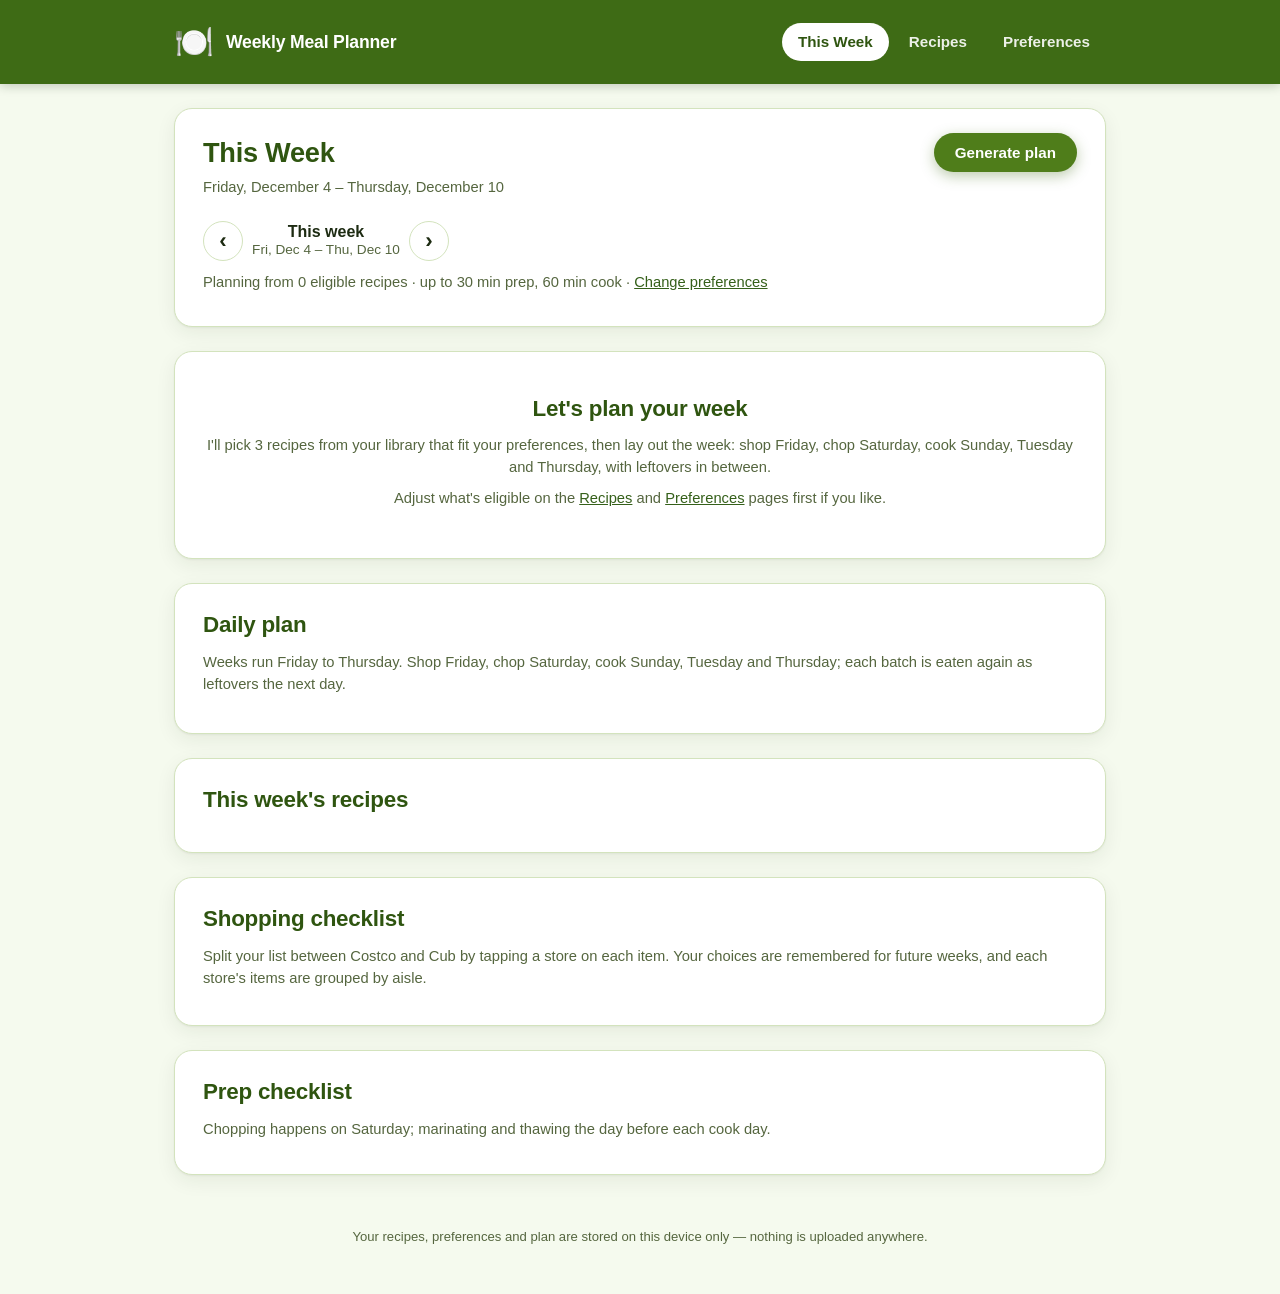
<file: index.html>
<!DOCTYPE html>
<html lang="en">
<head>
<meta charset="UTF-8" />
<meta http-equiv="Content-Security-Policy" content="default-src 'self'; script-src 'self' https://cdnjs.cloudflare.com; style-src 'self'; img-src 'self' blob:; connect-src 'self'; worker-src 'self' blob: https://cdnjs.cloudflare.com; manifest-src 'self'; object-src 'none'; base-uri 'none'; form-action 'self'" />
<meta name="viewport" content="width=device-width, initial-scale=1.0, viewport-fit=cover" />
<meta name="theme-color" content="#3e6b15" />
<meta name="mobile-web-app-capable" content="yes" />
<meta name="apple-mobile-web-app-capable" content="yes" />
<meta name="apple-mobile-web-app-title" content="Meal Planner" />
<link rel="manifest" href="manifest.webmanifest" />
<link rel="icon" href="icon-192.png" />
<link rel="apple-touch-icon" href="apple-touch-icon.png" />
<title>This Week · Weekly Meal Planner</title>
<link rel="stylesheet" href="styles.css" />
<script src="theme.js"></script>
</head>
<body>

<header id="appHeader"></header>

<main class="page">
  <div id="offlineBanner" class="banner" role="alert" hidden></div>

  <!-- Week header + controls -->
  <section class="card" aria-labelledby="pageTitle">
    <div class="week-head">
      <div>
        <h1 class="page-title" id="pageTitle">This Week</h1>
        <p class="muted" id="weekRange">No plan yet</p>
      </div>
      <div class="week-head__actions">
        <button type="button" id="generateBtn" class="btn btn--primary">Generate plan</button>
      </div>
    </div>
    <div class="week-nav" role="group" aria-label="Choose week">
      <button type="button" id="weekPrev" class="btn btn--icon" aria-label="Previous week" title="Previous week">‹</button>
      <div class="week-nav__label" aria-live="polite"><strong id="weekLabel"></strong><span class="muted" id="weekSub"></span></div>
      <button type="button" id="weekNext" class="btn btn--icon" aria-label="Next week" title="Next week">›</button>
      <button type="button" id="weekToday" class="btn btn--small btn--ghost">This week</button>
    </div>
    <p class="muted" id="prefsSummary"></p>
    <p class="muted" id="generateStatus" role="status" aria-live="polite"></p>
  </section>

  <!-- Empty state -->
  <section class="card empty-card" id="emptyState" hidden>
    <h2>Let's plan your week</h2>
    <p class="muted">I'll pick 3 recipes from your library that fit your preferences, then lay out the week: shop Friday, chop Saturday, cook Sunday, Tuesday and Thursday, with leftovers in between.</p>
    <p class="muted">Adjust what's eligible on the <a href="recipes.html">Recipes</a> and <a href="preferences.html">Preferences</a> pages first if you like.</p>
  </section>

  <section class="card empty-card" id="pastEmpty" hidden>
    <p class="muted">No plan was saved for this week.</p>
  </section>

  <div id="weekContent" class="stack" hidden>

    <div id="catchUp" class="notice" hidden></div>

    <section class="card" aria-labelledby="dailyHeading">
      <h2 id="dailyHeading">Daily plan</h2>
      <p class="muted">Weeks run Friday to Thursday. Shop Friday, chop Saturday, cook Sunday, Tuesday and Thursday; each batch is eaten again as leftovers the next day.</p>
      <div id="beforeWeek" class="notice" hidden></div>
      <div id="dailyPlan" class="plan-days"></div>
    </section>

    <section class="card" aria-labelledby="recipesHeading">
      <h2 id="recipesHeading">This week's recipes</h2>
      <div id="recipeDetailsList" class="recipe-list"></div>
    </section>

    <section class="card" aria-labelledby="shoppingHeading">
      <div class="section-head">
        <h2 id="shoppingHeading">Shopping checklist</h2>
        <span class="muted" id="shoppingCount"></span>
      </div>
      <p class="muted">Split your list between Costco and Cub by tapping a store on each item. Your choices are remembered for future weeks, and each store's items are grouped by aisle.</p>
      <div id="shopPrompt" class="notice" hidden></div>
      <div class="shopping-actions">
        <button type="button" id="copyListsBtn" class="btn btn--small btn--ghost" hidden>Copy shopping list</button>
      </div>
      <div id="shoppingList" class="shopping-list"></div>
    </section>

    <section class="card" aria-labelledby="prepHeading">
      <div class="section-head">
        <h2 id="prepHeading">Prep checklist</h2>
        <span class="muted" id="prepCount"></span>
      </div>
      <p class="muted">Chopping happens on Saturday; marinating and thawing the day before each cook day.</p>
      <div id="prepList" class="prep-list"></div>
    </section>

  </div>
</main>

<footer class="app-footer">
  <p>Your recipes, preferences and plan are stored on this device only — nothing is uploaded anywhere.</p>
</footer>

<script src="data.js"></script>
<script src="config.js"></script>
<script src="common.js"></script>
<script src="week.js"></script>
</body>
</html>
</file>
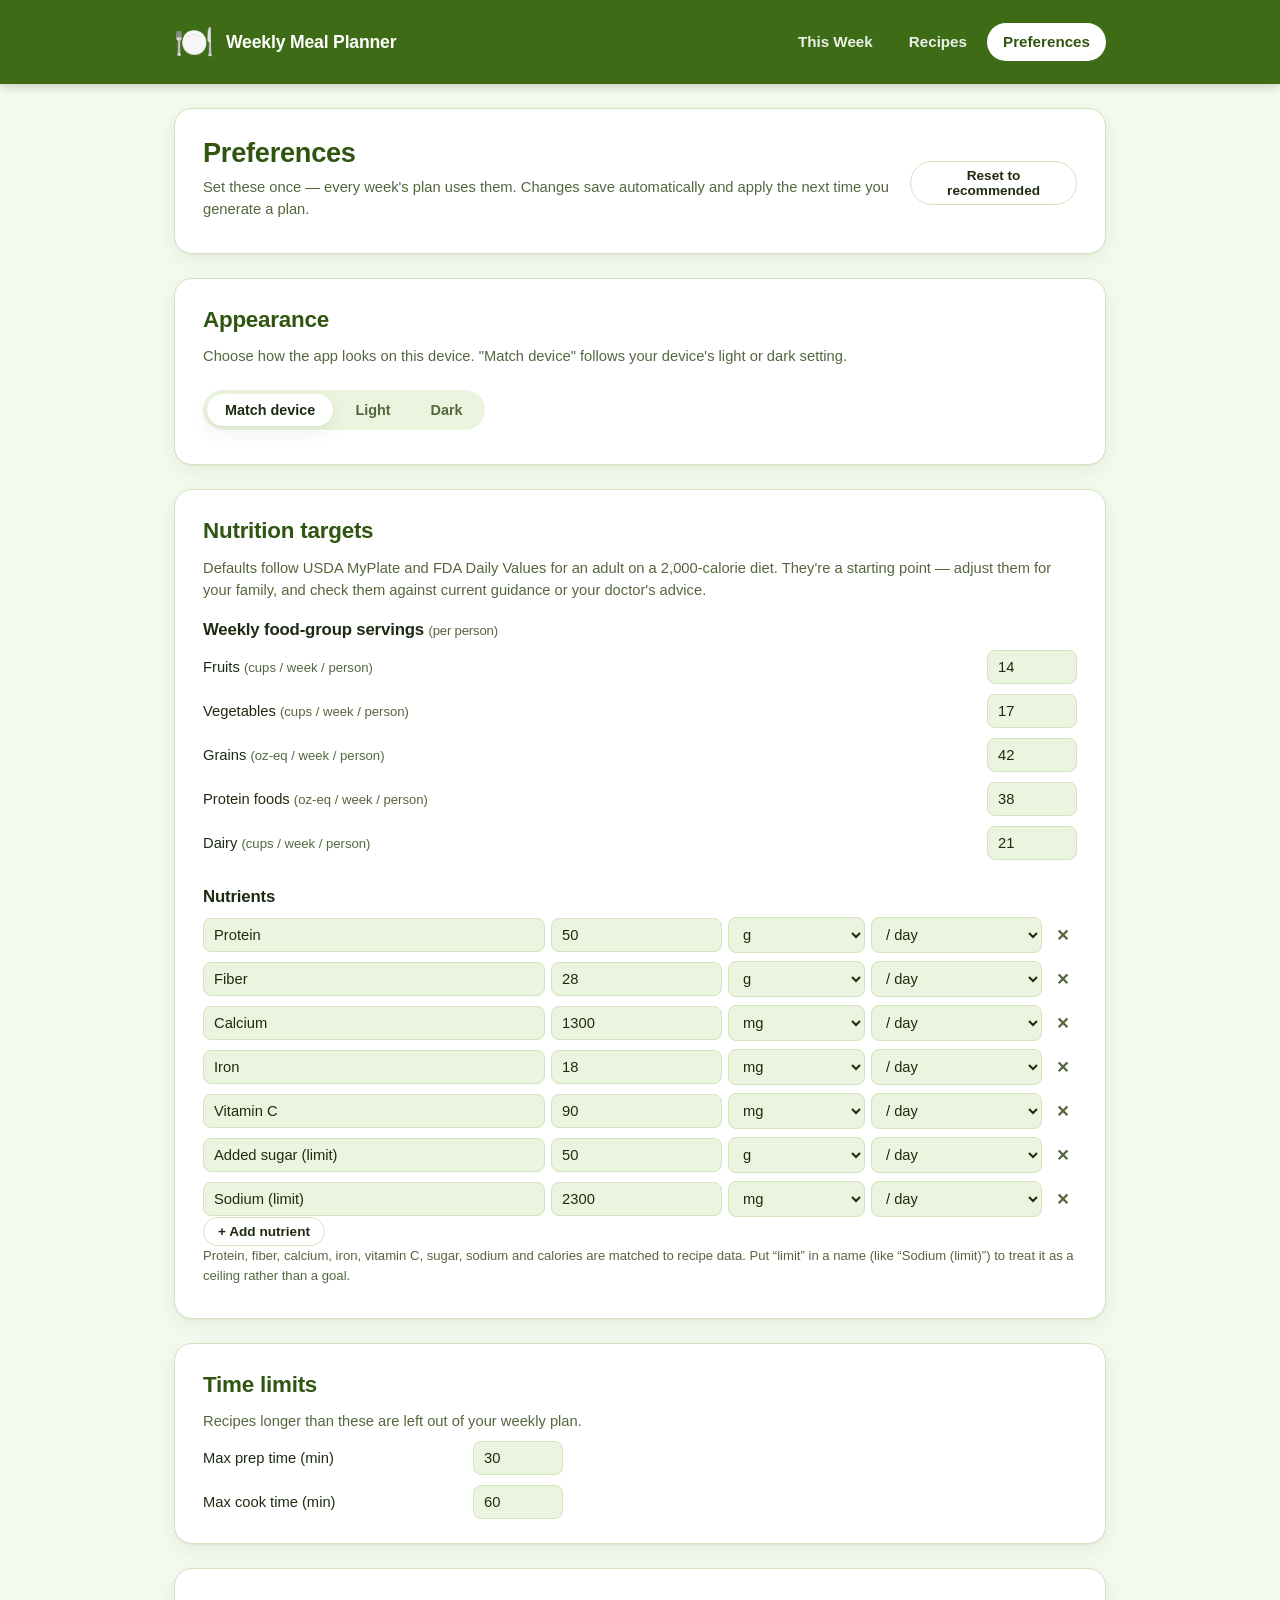
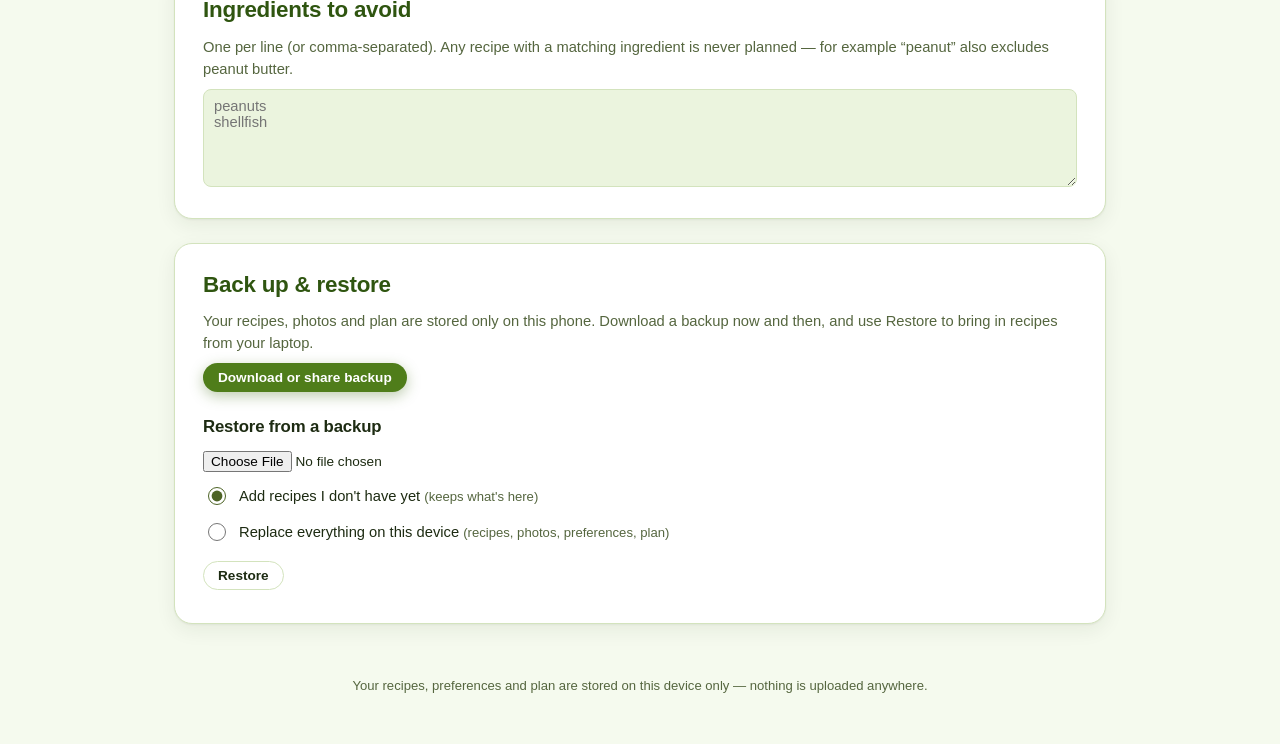
<file: preferences.html>
<!DOCTYPE html>
<html lang="en">
<head>
<meta charset="UTF-8" />
<meta http-equiv="Content-Security-Policy" content="default-src 'self'; script-src 'self' https://cdnjs.cloudflare.com; style-src 'self'; img-src 'self' blob:; connect-src 'self'; worker-src 'self' blob: https://cdnjs.cloudflare.com; manifest-src 'self'; object-src 'none'; base-uri 'none'; form-action 'self'" />
<meta name="viewport" content="width=device-width, initial-scale=1.0, viewport-fit=cover" />
<meta name="theme-color" content="#3e6b15" />
<meta name="mobile-web-app-capable" content="yes" />
<meta name="apple-mobile-web-app-capable" content="yes" />
<meta name="apple-mobile-web-app-title" content="Meal Planner" />
<link rel="manifest" href="manifest.webmanifest" />
<link rel="icon" href="icon-192.png" />
<link rel="apple-touch-icon" href="apple-touch-icon.png" />
<title>Preferences · Weekly Meal Planner</title>
<link rel="stylesheet" href="styles.css" />
<script src="theme.js"></script>
</head>
<body>

<header id="appHeader"></header>

<main class="page">
  <div id="offlineBanner" class="banner" role="alert" hidden></div>

  <section class="card" aria-labelledby="pageTitle">
    <div class="library__header">
      <div>
        <h1 class="page-title" id="pageTitle">Preferences</h1>
        <p class="muted">Set these once — every week's plan uses them. Changes save automatically and apply the next time you generate a plan.</p>
      </div>
      <div class="week-head__actions">
        <span id="saveState" class="save-state" role="status" aria-live="polite"></span>
        <button type="button" id="resetBtn" class="btn btn--small btn--ghost">Reset to recommended</button>
      </div>
    </div>
  </section>

  <section class="card pref-section" aria-labelledby="themeHeading">
    <h2 id="themeHeading">Appearance</h2>
    <p class="muted">Choose how the app looks on this device. "Match device" follows your device's light or dark setting.</p>
    <div class="week-tabs" role="group" aria-label="Color mode">
      <button type="button" class="week-tab" data-theme-choice="auto" aria-pressed="false">Match device</button>
      <button type="button" class="week-tab" data-theme-choice="light" aria-pressed="false">Light</button>
      <button type="button" class="week-tab" data-theme-choice="dark" aria-pressed="false">Dark</button>
    </div>
  </section>

  <section class="card pref-section" aria-labelledby="nutritionHeading">
    <h2 id="nutritionHeading">Nutrition targets</h2>
    <p class="muted">Defaults follow USDA MyPlate and FDA Daily Values for an adult on a 2,000-calorie diet. They're a starting point — adjust them for your family, and check them against current guidance or your doctor's advice.</p>
    <div class="panel__grid">
      <div class="field-group">
        <h3>Weekly food-group servings <span class="hint">(per person)</span></h3>
        <div id="foodGroupInputs" class="stacked-inputs"></div>
      </div>
      <div class="field-group">
        <h3>Nutrients</h3>
        <div id="nutrientInputs" class="repeatable-list"></div>
        <button type="button" id="addNutrientBtn" class="btn btn--small btn--ghost">+ Add nutrient</button>
        <p class="hint">Protein, fiber, calcium, iron, vitamin C, sugar, sodium and calories are matched to recipe data. Put “limit” in a name (like “Sodium (limit)”) to treat it as a ceiling rather than a goal.</p>
      </div>
    </div>
  </section>

  <section class="card pref-section" aria-labelledby="timeHeading">
    <h2 id="timeHeading">Time limits</h2>
    <p class="muted">Recipes longer than these are left out of your weekly plan.</p>
    <div class="stacked-inputs narrow-form">
      <label class="inline-field"><span>Max prep time (min)</span><input type="number" id="maxPrepTime" min="0" step="5" /></label>
      <label class="inline-field"><span>Max cook time (min)</span><input type="number" id="maxCookTime" min="0" step="5" /></label>
    </div>
  </section>

  <section class="card pref-section" aria-labelledby="avoidHeading">
    <h2 id="avoidHeading">Ingredients to avoid</h2>
    <p class="muted">One per line (or comma-separated). Any recipe with a matching ingredient is never planned — for example “peanut” also excludes peanut butter.</p>
    <textarea id="avoidIngredients" rows="5" placeholder="peanuts&#10;shellfish"></textarea>
  </section>
  <section class="card pref-section" aria-labelledby="backupHeading">
    <h2 id="backupHeading">Back up &amp; restore</h2>
    <p class="muted" id="backupIntro"></p>
    <button type="button" id="exportBtn" class="btn btn--primary btn--small">Download or share backup</button>

    <h3 class="backup-sub">Restore from a backup</h3>
    <input type="file" id="restoreFile" accept=".json,application/json" />
    <div class="radio-group" role="radiogroup" aria-label="How to restore">
      <label class="check-field"><input type="radio" name="restoreMode" value="merge" checked /><span>Add recipes I don't have yet <span class="hint">(keeps what's here)</span></span></label>
      <label class="check-field"><input type="radio" name="restoreMode" value="replace" /><span>Replace everything on this device <span class="hint">(recipes, photos, preferences, plan)</span></span></label>
    </div>
    <button type="button" id="restoreBtn" class="btn btn--ghost btn--small">Restore</button>
    <p class="muted" id="backupStatus" role="status" aria-live="polite"></p>
  </section>
</main>

<footer class="app-footer">
  <p>Your recipes, preferences and plan are stored on this device only — nothing is uploaded anywhere.</p>
</footer>

<template id="nutrientRowTemplate">
  <div class="repeatable-row">
    <input type="text" class="nutrient-name" placeholder="Nutrient" aria-label="Nutrient name" />
    <input type="number" class="nutrient-amount" min="0" step="any" placeholder="Amount" aria-label="Target amount" />
    <select class="nutrient-unit" aria-label="Unit">
      <option value="g">g</option>
      <option value="mg">mg</option>
      <option value="mcg">mcg</option>
      <option value="kcal">kcal</option>
      <option value="IU">IU</option>
    </select>
    <select class="nutrient-period" aria-label="Per">
      <option value="day">/ day</option>
      <option value="week">/ week</option>
    </select>
    <button type="button" class="btn btn--icon remove-nutrient-btn" aria-label="Remove nutrient" title="Remove">✕</button>
  </div>
</template>

<script src="data.js"></script>
<script src="config.js"></script>
<script src="common.js"></script>
<script src="preferences.js"></script>
</body>
</html>
</file>
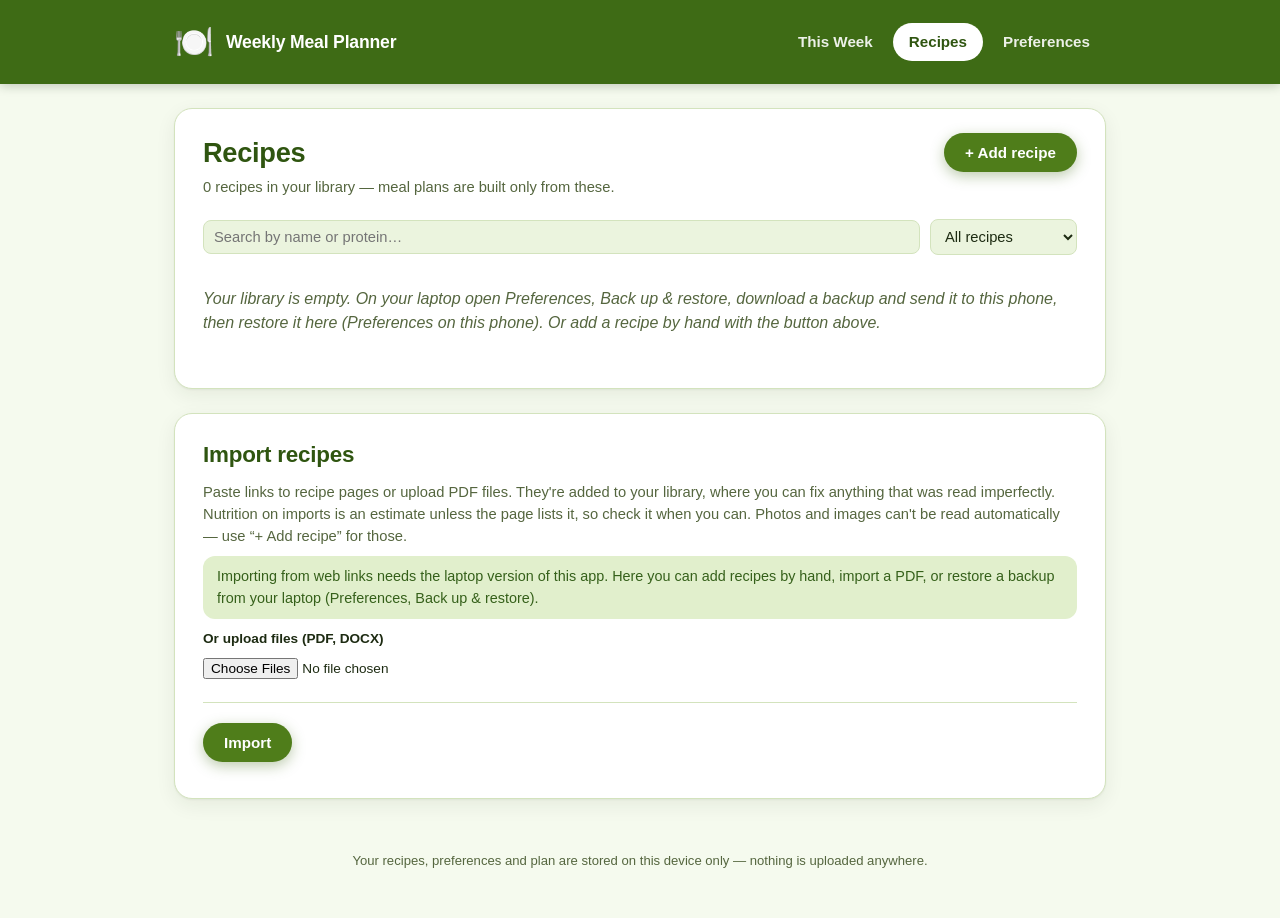
<file: recipes.html>
<!DOCTYPE html>
<html lang="en">
<head>
<meta charset="UTF-8" />
<meta http-equiv="Content-Security-Policy" content="default-src 'self'; script-src 'self' https://cdnjs.cloudflare.com; style-src 'self'; img-src 'self' blob:; connect-src 'self'; worker-src 'self' blob: https://cdnjs.cloudflare.com; manifest-src 'self'; object-src 'none'; base-uri 'none'; form-action 'self'" />
<meta name="viewport" content="width=device-width, initial-scale=1.0, viewport-fit=cover" />
<meta name="theme-color" content="#3e6b15" />
<meta name="mobile-web-app-capable" content="yes" />
<meta name="apple-mobile-web-app-capable" content="yes" />
<meta name="apple-mobile-web-app-title" content="Meal Planner" />
<link rel="manifest" href="manifest.webmanifest" />
<link rel="icon" href="icon-192.png" />
<link rel="apple-touch-icon" href="apple-touch-icon.png" />
<title>Recipes · Weekly Meal Planner</title>
<link rel="stylesheet" href="styles.css" />
<script src="theme.js"></script>
</head>
<body>

<header id="appHeader"></header>

<main class="page">
  <div id="offlineBanner" class="banner" role="alert" hidden></div>

  <section class="card" aria-labelledby="pageTitle">
    <div class="library__header">
      <div>
        <h1 class="page-title" id="pageTitle">Recipes</h1>
        <p class="muted" id="libraryStatus"></p>
      </div>
      <button type="button" id="addRecipeBtn" class="btn btn--primary">+ Add recipe</button>
    </div>
    <div class="toolbar">
      <input type="search" id="searchBox" placeholder="Search by name or protein…" aria-label="Search recipes" />
      <select id="ratingFilter" aria-label="Filter by whether we've made it">
        <option value="all">All recipes</option>
        <option value="">Not made yet</option>
        <option value="ok">Made it — OK</option>
        <option value="good">Made it — good</option>
        <option value="great">Made it — great</option>
      </select>
      <button type="button" id="findPhotosBtn" class="btn btn--small btn--ghost" hidden></button>
      <button type="button" id="restoreStartersBtn" class="btn btn--small btn--ghost" hidden></button>
    </div>
    <p class="muted" id="photoStatus" role="status" aria-live="polite"></p>
    <div id="libraryList" class="library-list"></div>
  </section>

  <section class="card" aria-labelledby="importHeading">
    <h2 id="importHeading">Import recipes</h2>
    <p class="muted">Paste links to recipe pages or upload PDF files. They're added to your library, where you can fix anything that was read imperfectly. Nutrition on imports is an estimate unless the page lists it, so check it when you can. Photos and images can't be read automatically — use “+ Add recipe” for those.</p>
    <div id="importUrlBox">
      <label class="stack-label" for="importUrls">Recipe page URLs, one per line</label>
      <textarea id="importUrls" rows="3" placeholder="https://www.superhealthykids.com/honey-garlic-teriyaki-chicken-bowls/"></textarea>
    </div>
    <p class="notice" id="importLocalNote" hidden>Importing from web links needs the laptop version of this app. Here you can add recipes by hand, import a PDF, or restore a backup from your laptop (Preferences, Back up &amp; restore).</p>
    <label class="stack-label" for="importFiles">Or upload files (PDF, DOCX)</label>
    <input type="file" id="importFiles" multiple accept=".pdf" />
    <div class="panel__footer">
      <button type="button" id="importBtn" class="btn btn--primary">Import</button>
      <span id="importStatus" class="muted" role="status" aria-live="polite"></span>
    </div>
    <ul id="importResults" class="import-results"></ul>
  </section>
</main>

<footer class="app-footer">
  <p>Your recipes, preferences and plan are stored on this device only — nothing is uploaded anywhere.</p>
</footer>

<dialog id="recipeDialog" class="recipe-dialog" aria-labelledby="recipeDialogTitle">
  <form id="recipeForm">
    <h2 id="recipeDialogTitle">Add recipe</h2>

    <div class="photo-field">
      <div id="rfPhotoPreview" class="photo-preview"></div>
      <div class="photo-field__actions">
        <label class="btn btn--small btn--ghost">Choose photo…<input type="file" id="rfPhotoFile" accept="image/*" hidden /></label>
        <button type="button" id="rfPhotoRemove" class="btn btn--small btn--ghost" hidden>Remove photo</button>
        <span id="rfPhotoHint" class="hint" role="status"></span>
      </div>
    </div>

    <div class="rf-grid rf-grid--top">
      <label class="rf-field rf-field--wide">Name
        <input type="text" id="rfName" required maxlength="120" />
      </label>
      <label class="rf-field rf-field--wide">Source URL <span class="hint">(optional)</span>
        <input type="url" id="rfUrl" placeholder="https://" />
      </label>
      <label class="rf-field">Main protein
        <select id="rfProtein">
          <option value="chicken">Chicken</option>
          <option value="beef">Beef</option>
          <option value="pork">Pork</option>
          <option value="turkey">Turkey</option>
          <option value="seafood">Seafood</option>
          <option value="vegetarian">Vegetarian</option>
          <option value="other">Other</option>
        </select>
      </label>
      <label class="rf-field">Toddler appeal
        <select id="rfToddler">
          <option value="1">★☆☆☆☆</option><option value="2">★★☆☆☆</option><option value="3" selected>★★★☆☆</option>
          <option value="4">★★★★☆</option><option value="5">★★★★★</option>
        </select>
      </label>
      <label class="rf-field rf-field--wide">Have we made this?
        <select id="rfRating">
          <option value="">Not made yet</option>
          <option value="ok">Made it — OK</option>
          <option value="good">Made it — good</option>
          <option value="great">Made it — great</option>
        </select>
      </label>
      <label class="rf-field">Prep (min)<input type="number" id="rfPrep" min="0" step="1" value="15" /></label>
      <label class="rf-field">Cook (min)<input type="number" id="rfCook" min="0" step="1" value="30" /></label>
      <label class="rf-field">Servings<input type="number" id="rfServings" min="1" step="1" value="6" /></label>
    </div>

    <h3>Ingredients</h3>
    <div class="ing-head hint"><span>Ingredient</span><span>Qty</span><span>Unit</span><span>Prep</span><span>Days ahead</span><span></span></div>
    <div id="rfIngredients" class="ing-rows"></div>
    <button type="button" id="rfAddIngredient" class="btn btn--small btn--ghost">+ Add ingredient</button>

    <h3>Instructions <span class="hint">(one step per line)</span></h3>
    <textarea id="rfInstructions" rows="6"></textarea>

    <h3>Notes <span class="hint">(tips, substitutions)</span></h3>
    <textarea id="rfNotes" rows="3"></textarea>

    <h3>Nutrition per serving</h3>
    <div id="rfNutrition" class="rf-grid rf-grid--num"></div>

    <h3>Food-group servings per serving</h3>
    <div id="rfFoodGroups" class="rf-grid rf-grid--num"></div>

    <div class="dialog__footer">
      <button type="button" id="rfCancel" class="btn btn--ghost">Cancel</button>
      <button type="submit" class="btn btn--primary">Save recipe</button>
    </div>
  </form>
</dialog>

<script src="data.js"></script>
<script src="config.js"></script>
<script src="common.js"></script>
<script src="recipes.js"></script>
</body>
</html>
</file>
<file: styles.css>
/* ===== Design tokens ===== */
:root {
  --color-bg: #f5faee;
  --color-surface: #ffffff;
  --color-surface-muted: #ebf4de;
  --color-border: #d3e3bd;
  --color-text: #1d2b12;
  --color-text-muted: #55663f;
  --color-heading: #2f5510;
  --color-primary: #4f7d1a;
  --color-primary-hover: #3f6914;
  --color-primary-dark: #35601a;
  --color-primary-tint: #e1efcc;
  --color-accent: #4d6326;
  --color-accent-tint: #e6eed3;
  --color-warm: #e8902b;
  --color-warm-text: #93510c;
  --color-warm-tint: #fdebd2;
  --color-danger: #bb2a1c;
  --color-danger-tint: #fbe5e1;
  --color-header-bg: #3e6b15;
  --color-header-active-text: #2f5510;
  --radius-lg: 18px;
  --radius-md: 12px;
  --radius-sm: 8px;
  --shadow-card: 0 1px 2px rgba(29, 43, 18, 0.05), 0 6px 20px rgba(29, 43, 18, 0.07);
  --shadow-card-hover: 0 2px 4px rgba(29, 43, 18, 0.07), 0 10px 28px rgba(29, 43, 18, 0.12);
  --font-sans: -apple-system, BlinkMacSystemFont, "Segoe UI", Roboto, Helvetica, Arial, sans-serif;
}

@media (prefers-color-scheme: dark) {
  :root {
    --color-bg: #14260e;
    --color-surface: #1d3716;
    --color-surface-muted: #284a1f;
    --color-border: #436b33;
    --color-text: #ffffff;
    --color-text-muted: #c5d8b0;
    --color-heading: #ffffff;
    --color-primary: #488319;
    --color-primary-hover: #3b6e14;
    --color-primary-dark: #b4e05e;
    --color-primary-tint: #2a4a1c;
    --color-accent: #a9c97a;
    --color-accent-tint: #2b3f1c;
    --color-warm: #f2a243;
    --color-warm-text: #ffc77d;
    --color-warm-tint: #4a3414;
    --color-danger: #ff8a78;
    --color-danger-tint: #4a1d18;
    --color-header-bg: #34691a;
    --shadow-card: 0 1px 2px rgba(0, 0, 0, 0.25), 0 6px 20px rgba(0, 0, 0, 0.3);
    --shadow-card-hover: 0 2px 4px rgba(0, 0, 0, 0.3), 0 10px 28px rgba(0, 0, 0, 0.35);
  }
}
:root[data-theme="dark"] {
  --color-bg: #14260e; --color-surface: #1d3716; --color-surface-muted: #284a1f;
  --color-border: #436b33; --color-text: #ffffff; --color-text-muted: #c5d8b0; --color-heading: #ffffff;
  --color-primary: #488319; --color-primary-hover: #3b6e14; --color-primary-dark: #b4e05e; --color-primary-tint: #2a4a1c;
  --color-accent: #a9c97a; --color-accent-tint: #2b3f1c;
  --color-warm: #f2a243; --color-warm-text: #ffc77d; --color-warm-tint: #4a3414;
  --color-danger: #ff8a78; --color-danger-tint: #4a1d18; --color-header-bg: #34691a;
}
:root[data-theme="light"] {
  --color-bg: #f5faee; --color-surface: #ffffff; --color-surface-muted: #ebf4de;
  --color-border: #d3e3bd; --color-text: #1d2b12; --color-text-muted: #55663f; --color-heading: #2f5510;
  --color-primary: #4f7d1a; --color-primary-hover: #3f6914; --color-primary-dark: #35601a; --color-primary-tint: #e1efcc;
  --color-accent: #4d6326; --color-accent-tint: #e6eed3;
  --color-warm: #e8902b; --color-warm-text: #93510c; --color-warm-tint: #fdebd2;
  --color-danger: #bb2a1c; --color-danger-tint: #fbe5e1; --color-header-bg: #3e6b15;
}

* { box-sizing: border-box; }
html, body { margin: 0; padding: 0; }
body {
  font-family: var(--font-sans);
  background: var(--color-bg);
  color: var(--color-text);
  line-height: 1.5;
  -webkit-font-smoothing: antialiased;
}
h1, h2, h3, h4 { font-weight: 700; margin: 0 0 0.4em; letter-spacing: -0.01em; }
h1, h2 { color: var(--color-heading); }
h2 { font-size: 1.4rem; }
h3 { font-size: 1.05rem; }
p { margin: 0 0 0.6em; }
.muted { color: var(--color-text-muted); font-size: 0.92rem; }
.hint { color: var(--color-text-muted); font-size: 0.82rem; font-weight: 400; }

/* ===== Layout ===== */
.app-header {
  background: var(--color-header-bg);
  box-shadow: 0 2px 10px rgba(15, 35, 6, 0.22);
  position: sticky;
  top: 0;
  z-index: 10;
}
.app-header__inner {
  max-width: 980px;
  margin: 0 auto;
  padding: 18px 24px;
  display: flex;
  align-items: center;
  justify-content: space-between;
  gap: 16px;
}
.app-header__brand { display: flex; align-items: center; gap: 14px; }
.app-header__mark { font-size: 2rem; }
.app-header__tag { margin: 0; color: var(--color-text-muted); font-size: 0.9rem; }
.app-header h1 { font-size: 1.3rem; }

.page {
  max-width: 980px;
  margin: 0 auto;
  padding: 24px;
  display: flex;
  flex-direction: column;
  gap: 24px;
}

.app-footer {
  text-align: center;
  padding: 28px 24px 40px;
  color: var(--color-text-muted);
  font-size: 0.82rem;
}

.card {
  background: var(--color-surface);
  border: 1px solid var(--color-border);
  border-radius: var(--radius-lg);
  padding: 24px 28px;
  box-shadow: var(--shadow-card);
}

/* ===== Buttons ===== */
.btn {
  font-family: inherit;
  font-size: 0.95rem;
  font-weight: 600;
  border-radius: 999px;
  border: 1px solid transparent;
  padding: 10px 20px;
  cursor: pointer;
  transition: transform 0.08s ease, box-shadow 0.15s ease, background 0.15s ease;
}
.btn:active { transform: scale(0.98); }
.btn--primary {
  background: var(--color-primary);
  color: #ffffff;
  box-shadow: 0 4px 14px rgba(63, 105, 20, 0.35);
}
.btn--primary:hover { background: var(--color-primary-hover); }
.btn--ghost {
  background: transparent;
  border-color: var(--color-border);
  color: var(--color-text);
}
.btn--ghost:hover { background: var(--color-surface-muted); }
.btn--small { padding: 6px 14px; font-size: 0.85rem; }
.btn--icon {
  border: none;
  background: transparent;
  color: var(--color-text-muted);
  font-size: 1rem;
  padding: 4px 8px;
  border-radius: 8px;
  cursor: pointer;
}
.btn--icon:hover { background: var(--color-surface-muted); color: var(--color-text); }
.btn--icon.is-active { color: var(--color-accent); }
.btn--icon.is-active.dismiss-icon { color: var(--color-danger); }
.btn:disabled { opacity: 0.5; cursor: not-allowed; }

/* ===== Inputs panel ===== */
.panel__header { margin-bottom: 8px; }
.panel__grid {
  display: grid;
  grid-template-columns: repeat(2, 1fr);
  gap: 24px 32px;
  margin-top: 16px;
}
.field-group--wide { grid-column: 1 / -1; }
@media (max-width: 720px) {
  .panel__grid { grid-template-columns: 1fr; }
}

.field-group h3 { margin-bottom: 8px; }

.stacked-inputs { display: flex; flex-direction: column; gap: 10px; }
.inline-field {
  display: flex;
  align-items: center;
  justify-content: space-between;
  gap: 12px;
  font-size: 0.92rem;
}
.inline-field span:first-child { flex: 1; }
.inline-field input[type="number"] {
  width: 90px;
}

input[type="text"], input[type="number"], input[type="url"], textarea, select {
  font-family: inherit;
  font-size: 0.92rem;
  color: var(--color-text);
  background: var(--color-surface-muted);
  border: 1px solid var(--color-border);
  border-radius: var(--radius-sm);
  padding: 8px 10px;
}
textarea { width: 100%; resize: vertical; }
input:focus, textarea:focus, select:focus {
  outline: 2px solid var(--color-primary);
  outline-offset: 1px;
}

.stack-label { display: block; font-size: 0.85rem; font-weight: 600; margin: 10px 0 4px; }

.repeatable-list { display: flex; flex-direction: column; gap: 8px; }
.repeatable-row {
  display: grid;
  grid-template-columns: 1.4fr 0.8fr 0.7fr 0.8fr auto;
  gap: 6px;
  align-items: center;
}
.repeatable-row input, .repeatable-row select { width: 100%; }

input[type="file"] {
  font-size: 0.85rem;
  margin-top: 4px;
}

.imported-list { display: flex; flex-wrap: wrap; gap: 8px; margin-top: 10px; }
.imported-chip {
  background: var(--color-accent-tint);
  color: var(--color-accent);
  border-radius: 999px;
  padding: 4px 12px;
  font-size: 0.82rem;
  font-weight: 600;
}

.panel__footer {
  margin-top: 22px;
  display: flex;
  align-items: center;
  gap: 16px;
  border-top: 1px solid var(--color-border);
  padding-top: 20px;
}

/* ===== Targets summary ===== */
.targets-summary {
  display: grid;
  grid-template-columns: repeat(auto-fit, minmax(200px, 1fr));
  gap: 14px;
}
.target-tile {
  background: var(--color-surface-muted);
  border-radius: var(--radius-md);
  padding: 14px 16px;
}
.target-tile__label { font-size: 0.82rem; color: var(--color-text-muted); margin-bottom: 6px; }
.target-tile__value { font-weight: 700; font-size: 1.05rem; margin-bottom: 6px; }
.meter { height: 8px; border-radius: 999px; background: var(--color-border); overflow: hidden; }
.meter__fill { height: 100%; background: var(--color-accent); border-radius: 999px; }
.meter__fill.is-low { background: var(--color-primary); }
.meter__fill.is-over { background: var(--color-danger); }

/* ===== Recipe cards ===== */
.recipe-list { display: flex; flex-direction: column; gap: 18px; margin-top: 12px; }
.recipe-card {
  border: 1px solid var(--color-border);
  border-radius: var(--radius-md);
  padding: 18px 20px;
  background: var(--color-surface);
}
.recipe-card__header {
  display: flex;
  align-items: flex-start;
  justify-content: space-between;
  gap: 12px;
  flex-wrap: wrap;
}
.recipe-card__title { font-size: 1.1rem; font-weight: 700; margin: 0; }
.recipe-card__meta { display: flex; flex-wrap: wrap; gap: 8px; margin: 6px 0 4px; font-size: 0.82rem; color: var(--color-text-muted); }
.recipe-card__actions { display: flex; gap: 4px; align-items: center; }
.toddler-appeal { font-size: 0.95rem; letter-spacing: 1px; color: var(--color-warm); }
.recipe-card__cols {
  display: grid;
  grid-template-columns: 1fr 1fr;
  gap: 20px;
  margin-top: 14px;
}
@media (max-width: 720px) {
  .recipe-card__cols { grid-template-columns: 1fr; }
}
.recipe-card__cols h4 { margin-bottom: 6px; font-size: 0.9rem; text-transform: uppercase; letter-spacing: 0.03em; color: var(--color-text-muted); }
.recipe-card ul, .recipe-card ol { margin: 0; padding-left: 20px; font-size: 0.9rem; }
.recipe-card li { margin-bottom: 4px; }
.nutrition-grid {
  display: grid;
  grid-template-columns: repeat(2, 1fr);
  gap: 4px 16px;
  font-size: 0.88rem;
  margin-top: 8px;
}
.nutrition-grid div { display: flex; justify-content: space-between; border-bottom: 1px dashed var(--color-border); padding: 2px 0; }
.nutrition-details summary { color: var(--color-primary-dark); font-weight: 600; font-size: 0.9rem; cursor: pointer; text-decoration: underline; text-underline-offset: 3px; width: fit-content; }
.nutrition-details summary:hover { text-decoration-thickness: 2px; }
.shopping-actions { margin: 4px 0 12px; }

.badge {
  font-size: 0.72rem;
  font-weight: 700;
  padding: 2px 9px;
  border-radius: 999px;
  display: inline-block;
}
.badge--tag { background: var(--color-surface-muted); color: var(--color-text-muted); border: 1px solid var(--color-border); }
.badge--estimated { background: var(--color-warm-tint); color: var(--color-warm-text); }

/* ===== Shopping list ===== */
.shopping-list { display: flex; flex-direction: column; gap: 18px; margin-top: 10px; }
.aisle-group h3 { margin-bottom: 8px; }
.aisle-items { display: flex; flex-direction: column; gap: 6px; }
.shopping-item {
  display: flex;
  align-items: center;
  gap: 10px;
  padding: 8px 12px;
  background: var(--color-surface-muted);
  border-radius: var(--radius-sm);
  font-size: 0.9rem;
}
.shopping-item input[type="checkbox"] { width: 18px; height: 18px; accent-color: var(--color-accent); }
.shopping-item.is-checked .shopping-item__label { text-decoration: line-through; color: var(--color-text-muted); }
.shopping-item__label { flex: 1; }
.shopping-item__qty { color: var(--color-text-muted); font-size: 0.82rem; }

/* ===== Prep checklist ===== */
.prep-list { display: flex; flex-direction: column; gap: 10px; margin-top: 10px; }
.prep-day {
  background: var(--color-surface-muted);
  border-radius: var(--radius-md);
  padding: 12px 16px;
}
.prep-day__date { font-weight: 700; font-size: 0.92rem; margin-bottom: 6px; }
.prep-task { display: flex; align-items: center; gap: 8px; font-size: 0.9rem; padding: 3px 0; }
.prep-task__type {
  font-size: 0.7rem;
  font-weight: 700;
  text-transform: uppercase;
  padding: 2px 8px;
  border-radius: 999px;
  background: var(--color-primary-tint);
  color: var(--color-primary-dark);
}

.empty-state { color: var(--color-text-muted); font-style: italic; padding: 20px 0; }

.recipe-card.is-highlighted { box-shadow: 0 0 0 3px var(--color-primary); }

/* ===== Banner ===== */
.banner {
  background: var(--color-danger-tint);
  color: var(--color-danger);
  border: 1px solid var(--color-danger);
  border-radius: var(--radius-md);
  padding: 12px 16px;
  font-size: 0.92rem;
}
.banner[hidden] { display: none; }

.check-field { display: flex; align-items: flex-start; gap: 10px; font-size: 0.92rem; margin-bottom: 6px; }
.check-field input { width: 18px; height: 18px; margin-top: 2px; accent-color: var(--color-accent); }

/* ===== Library ===== */
.library__header { display: flex; justify-content: space-between; align-items: flex-start; gap: 16px; }
.library-list { display: flex; flex-direction: column; gap: 8px; margin-top: 12px; }
.library-row {
  display: flex;
  align-items: center;
  gap: 12px;
  flex-wrap: wrap;
  background: var(--color-surface-muted);
  border-radius: var(--radius-md);
  padding: 10px 14px;
}
.library-row.is-dismissed { opacity: 0.65; }
.library-row__main { flex: 1; min-width: 220px; }
.library-row__name { font-weight: 600; font-size: 0.95rem; }
.library-row__meta { font-size: 0.8rem; color: var(--color-text-muted); display: flex; gap: 8px; flex-wrap: wrap; align-items: center; margin-top: 2px; }
.library-row__actions { display: flex; gap: 4px; align-items: center; }
.btn--text { background: none; border: none; color: var(--color-primary-dark); font-weight: 600; font-size: 0.85rem; cursor: pointer; padding: 4px 8px; border-radius: 8px; font-family: inherit; }
.btn--text:hover { background: var(--color-primary-tint); }
.btn--text.is-danger { color: var(--color-danger); }
.btn--text.is-danger:hover { background: var(--color-danger-tint); }
.badge--kept { background: var(--color-accent-tint); color: var(--color-accent); }
.badge--dismissed { background: var(--color-danger-tint); color: var(--color-danger); }

/* ===== Recipe dialog ===== */
.recipe-dialog {
  width: min(780px, 94vw);
  max-height: 90vh;
  overflow: auto;
  padding: 24px 28px;
  border: 1px solid var(--color-border);
  border-radius: var(--radius-lg);
  background: var(--color-surface);
  color: var(--color-text);
  box-shadow: var(--shadow-card-hover);
}
.recipe-dialog::backdrop { background: rgba(8, 20, 4, 0.6); }
.recipe-dialog h3 { margin: 20px 0 8px; }
.rf-grid { display: grid; grid-template-columns: repeat(auto-fit, minmax(120px, 1fr)); gap: 10px 14px; }
.rf-grid--top { grid-template-columns: repeat(3, 1fr); }
.rf-field { display: flex; flex-direction: column; gap: 4px; font-size: 0.82rem; font-weight: 600; }
.rf-field--wide { grid-column: 1 / -1; }
.rf-field input, .rf-field select { width: 100%; font-weight: 400; }
.rf-grid--num .rf-field { font-weight: 500; }
.ing-head, .ing-row {
  display: grid;
  grid-template-columns: 2.6fr 0.7fr 0.9fr 1fr 0.7fr auto;
  gap: 6px;
  align-items: center;
}
.ing-head { padding: 0 2px 4px; }
.ing-rows { display: flex; flex-direction: column; gap: 6px; margin-bottom: 8px; }
.ing-row input[type="text"], .ing-row input[type="number"], .ing-row select { width: 100%; min-width: 0; }
.ing-row input[type="checkbox"] { width: 18px; height: 18px; accent-color: var(--color-accent); justify-self: center; }
.dialog__footer { display: flex; justify-content: flex-end; gap: 10px; margin-top: 22px; border-top: 1px solid var(--color-border); padding-top: 16px; }
@media (max-width: 720px) {
  .rf-grid--top { grid-template-columns: 1fr 1fr; }
  .ing-head { display: none; }
  .ing-row { grid-template-columns: 1fr 1fr; }
  .ing-row > :first-child { grid-column: 1 / -1; }
}

/* ===== Header / nav ===== */
.app-header__brand { display: flex; align-items: center; gap: 12px; text-decoration: none; color: #ffffff; }
.app-header__title { font-weight: 700; font-size: 1.1rem; letter-spacing: -0.01em; color: #ffffff; }
.app-nav { display: flex; gap: 4px; flex-wrap: wrap; }
.app-nav__link {
  text-decoration: none;
  color: rgba(255, 255, 255, 0.9);
  font-weight: 600;
  font-size: 0.95rem;
  padding: 8px 16px;
  border-radius: 999px;
}
.app-nav__link:hover { background: rgba(255, 255, 255, 0.18); color: #ffffff; }
.app-nav__link.is-active { background: #ffffff; color: var(--color-header-active-text); }
a { color: var(--color-primary-dark); }
code { background: var(--color-surface-muted); padding: 1px 6px; border-radius: 6px; font-size: 0.85em; }

/* ===== Page scaffolding ===== */
.page-title { font-size: 1.7rem; margin: 0 0 2px; }
.stack { display: flex; flex-direction: column; gap: 24px; }
.section-head { display: flex; align-items: baseline; justify-content: space-between; gap: 12px; }
.notice {
  background: var(--color-primary-tint);
  color: var(--color-primary-dark);
  border-radius: var(--radius-md);
  padding: 10px 14px;
  font-size: 0.9rem;
  margin: 8px 0;
}
.notice[hidden] { display: none; }
.empty-card { text-align: center; padding: 40px 28px; }

/* ===== This Week: header controls ===== */
.week-head { display: flex; align-items: flex-start; justify-content: space-between; gap: 16px; flex-wrap: wrap; }
.week-head__actions { display: flex; align-items: flex-end; gap: 12px; flex-wrap: wrap; }
.date-field { display: flex; flex-direction: column; gap: 4px; font-size: 0.78rem; font-weight: 600; color: var(--color-text-muted); }
.date-field input { font-weight: 400; color: var(--color-text); }

/* ===== Daily plan ===== */
.plan-days {
  display: grid;
  grid-template-columns: repeat(auto-fill, minmax(230px, 1fr));
  gap: 12px;
  margin-top: 14px;
}
.plan-day {
  background: var(--color-surface-muted);
  border: 1px solid var(--color-border);
  border-radius: var(--radius-md);
  padding: 14px 16px;
  display: flex;
  flex-direction: column;
  gap: 10px;
}
.plan-day.is-today { border-color: var(--color-primary); box-shadow: 0 0 0 2px var(--color-primary-tint); }
.plan-day__head { display: flex; align-items: baseline; gap: 8px; }
.plan-day__dow { font-weight: 700; }
.plan-day__date { color: var(--color-text-muted); font-size: 0.85rem; }
.meal-row { display: flex; flex-direction: column; gap: 2px; font-size: 0.9rem; }
.meal-row__label { font-size: 0.7rem; font-weight: 700; text-transform: uppercase; letter-spacing: 0.04em; color: var(--color-text-muted); }
.meal-row__name { font-weight: 600; line-height: 1.35; }
.meal-row__name a { color: var(--color-text); text-decoration: none; border-bottom: 1px dotted var(--color-text-muted); }
.meal-row__name a:hover { color: var(--color-primary-dark); border-bottom-color: var(--color-primary-dark); }
.meal-row--empty .meal-row__name { font-weight: 400; }
.tag {
  display: inline-block;
  font-size: 0.68rem;
  font-weight: 700;
  text-transform: uppercase;
  letter-spacing: 0.03em;
  padding: 2px 8px;
  border-radius: 999px;
  vertical-align: middle;
  white-space: nowrap;
}
.tag--cook { background: var(--color-primary-tint); color: var(--color-primary-dark); }
.tag--leftover { background: var(--color-warm-tint); color: var(--color-warm-text); }
.tag--today { background: var(--color-primary); color: #ffffff; }
.plan-day__prep { list-style: none; margin: 0; padding: 8px 0 0; border-top: 1px dashed var(--color-border); font-size: 0.82rem; display: flex; flex-direction: column; gap: 4px; }
.prep-chip {
  font-size: 0.68rem;
  font-weight: 700;
  text-transform: uppercase;
  padding: 2px 8px;
  border-radius: 999px;
  background: var(--color-primary-tint);
  color: var(--color-primary-dark);
  white-space: nowrap;
}

/* ===== Prep checklist rows ===== */
.prep-task { cursor: pointer; }
.prep-task input[type="checkbox"] { width: 18px; height: 18px; accent-color: var(--color-accent); flex: none; }
.prep-task.is-checked span:last-child { text-decoration: line-through; color: var(--color-text-muted); }

/* ===== Recipes page ===== */
.toolbar { display: flex; gap: 10px; align-items: center; flex-wrap: wrap; margin-top: 12px; }
.toolbar input[type="search"] { flex: 1; min-width: 200px; }
input[type="search"] {
  font-family: inherit; font-size: 0.92rem; color: var(--color-text);
  background: var(--color-surface-muted); border: 1px solid var(--color-border);
  border-radius: var(--radius-sm); padding: 8px 10px;
}
.import-results { list-style: none; padding: 0; margin: 12px 0 0; display: flex; flex-direction: column; gap: 6px; font-size: 0.88rem; }
.import-results li { padding: 8px 12px; border-radius: var(--radius-sm); background: var(--color-surface-muted); }
.import-results .is-ok { border-left: 4px solid var(--color-accent); }
.import-results .is-fail { border-left: 4px solid var(--color-danger); }

/* ===== Preferences page ===== */
.pref-section { margin-bottom: 0; }
.pref-section + .pref-section { margin-top: 0; }
.save-state { font-size: 0.85rem; color: var(--color-text-muted); min-height: 1.2em; }
.save-state.is-error { color: var(--color-danger); }
:root { color-scheme: light dark; }
:root[data-theme="light"] { color-scheme: light; }
:root[data-theme="dark"] { color-scheme: dark; }

.pref-section .panel__grid { grid-template-columns: 1fr; }
.pref-section .repeatable-row { grid-template-columns: 2fr 1fr 0.8fr 1fr auto; }

/* ===== Week tabs + day cards (Friday-Thursday template) ===== */
.week-tabs { display: inline-flex; gap: 4px; padding: 4px; margin: 14px 0 10px; background: var(--color-surface-muted); border-radius: 999px; flex-wrap: wrap; }
.week-tab {
  font-family: inherit; font-size: 0.9rem; font-weight: 600; cursor: pointer;
  border: none; background: transparent; color: var(--color-text-muted);
  padding: 8px 18px; border-radius: 999px;
}
.week-tab:hover { color: var(--color-text); }
.week-tab.is-active { background: var(--color-surface); color: var(--color-text); box-shadow: var(--shadow-card); }
.week-nav { display: flex; align-items: center; gap: 8px; margin: 14px 0 10px; flex-wrap: wrap; }
.week-nav .btn--icon { font-size: 1.4rem; line-height: 1; width: 40px; height: 40px; border: 1px solid var(--color-border); border-radius: 999px; background: var(--color-surface); color: var(--color-text); }
.week-nav .btn--icon:disabled { opacity: 0.35; cursor: default; }
.week-nav__label { display: flex; flex-direction: column; min-width: 150px; text-align: center; line-height: 1.25; }
.week-nav__label .muted { font-size: 0.85rem; }
.shop-prompt__list { display: grid; grid-template-columns: repeat(auto-fill, minmax(240px, 1fr)); gap: 6px 16px; margin: 10px 0; }
.shop-prompt__item { display: flex; align-items: center; gap: 8px; font-size: 0.92rem; cursor: pointer; }
.shop-prompt__item input { width: 18px; height: 18px; accent-color: var(--color-accent); flex: none; }
.shop-prompt__item .muted { margin-left: auto; font-size: 0.82rem; text-align: right; }
.shop-prompt__actions { display: flex; align-items: center; gap: 14px; flex-wrap: wrap; }
.catchup__choose { display: flex; align-items: center; gap: 6px; flex-wrap: wrap; margin-top: 10px; font-size: 0.9rem; }
.week-tab__range { font-weight: 400; font-size: 0.8rem; color: var(--color-text-muted); margin-left: 6px; }
.plan-day__role { font-size: 0.72rem; font-weight: 700; text-transform: uppercase; letter-spacing: 0.04em; color: var(--color-primary-dark); margin-top: -4px; }
.plan-day__caption { margin: 0; padding-top: 8px; border-top: 1px dashed var(--color-border); font-size: 0.8rem; font-weight: 600; color: var(--color-text-muted); }
.plan-day__caption + .plan-day__prep { border-top: none; padding-top: 0; }
.plan-day__caption a { font-weight: 600; margin-left: 6px; }

/* ===== "Have we made this?" rating ===== */
.rating-select {
  font-family: inherit; font-size: 0.82rem; font-weight: 600;
  color: var(--color-text-muted);
  background: var(--color-surface); border: 1px solid var(--color-border);
  border-radius: 999px; padding: 5px 10px; cursor: pointer;
}
.rating-select.is-ok { color: var(--color-text); }
.rating-select.is-good { color: var(--color-accent); border-color: var(--color-accent); }
.rating-select.is-great { color: var(--color-warm-text); border-color: var(--color-warm); background: var(--color-warm-tint); }

/* ===== Photos + source links ===== */
.recipe-card__header { align-items: flex-start; }
.recipe-card__info { flex: 1; min-width: 200px; }
.recipe-photo {
  width: 132px; height: 132px; flex: none;
  border-radius: var(--radius-md); object-fit: cover;
  background: var(--color-surface-muted); border: 1px solid var(--color-border);
}
.recipe-photo--empty { display: flex; align-items: center; justify-content: center; font-size: 2rem; }
@media (max-width: 520px) { .recipe-photo { width: 100%; height: 180px; } }
.library-row__thumb {
  width: 56px; height: 56px; flex: none; border-radius: 10px; object-fit: cover;
  background: var(--color-primary-tint); border: 1px solid var(--color-border);
}
.library-row__thumb--empty { display: flex; align-items: center; justify-content: center; font-size: 1.4rem; }
.source-link { font-size: 0.82rem; font-weight: 600; color: var(--color-primary-dark); text-decoration: none; border-bottom: 1px solid transparent; }
.source-link:hover { border-bottom-color: currentColor; }
.photo-field { display: flex; gap: 16px; align-items: center; margin: 4px 0 18px; flex-wrap: wrap; }
.photo-preview {
  width: 120px; height: 120px; flex: none; border-radius: var(--radius-md); overflow: hidden;
  background: var(--color-surface-muted); border: 1px dashed var(--color-border);
  display: flex; align-items: center; justify-content: center; color: var(--color-text-muted); font-size: 0.8rem;
}
.photo-preview img { width: 100%; height: 100%; object-fit: cover; }
.photo-field__actions { display: flex; gap: 8px; align-items: center; flex-wrap: wrap; }

/* ===== Shopping list split by store ===== */
.store-section { border: 1px solid var(--color-border); border-radius: var(--radius-md); padding: 14px 16px; }
.store-section__head { display: flex; align-items: baseline; justify-content: space-between; gap: 12px; flex-wrap: wrap; margin-bottom: 4px; }
.store-section__head h3 { margin: 0; font-size: 1.05rem; }
.store-section__bulk { font-size: 0.85rem; color: var(--color-text-muted); }
.store-section--costco { border-left: 4px solid var(--color-warm); }
.store-section--cub { border-left: 4px solid var(--color-accent); }
.store-section .aisle-group { margin-top: 12px; }
.aisle-title { margin: 0 0 6px; font-size: 0.74rem; text-transform: uppercase; letter-spacing: 0.05em; color: var(--color-text-muted); }
.shopping-item { justify-content: space-between; }
.shopping-item__main { display: flex; align-items: center; gap: 10px; flex: 1; min-width: 0; cursor: pointer; }
.store-btns { display: flex; gap: 4px; flex: none; }
.store-btn {
  font-family: inherit; font-size: 0.75rem; font-weight: 700; cursor: pointer;
  padding: 4px 11px; border-radius: 999px;
  border: 1px solid var(--color-border); background: var(--color-surface); color: var(--color-text-muted);
}
.store-btn:hover { color: var(--color-text); border-color: var(--color-text-muted); }
.store-btn.is-costco[aria-pressed="true"] { background: var(--color-warm-tint); border-color: var(--color-warm); color: var(--color-warm-text); }
.store-btn.is-cub[aria-pressed="true"] { background: var(--color-accent-tint); border-color: var(--color-accent); color: var(--color-accent); }

.narrow-form { max-width: 360px; }

/* Recipe notes */
.recipe-notes { margin-top: 14px; }
.recipe-notes h4 { margin-bottom: 6px; font-size: 0.9rem; text-transform: uppercase; letter-spacing: 0.03em; color: var(--color-text-muted); }
.recipe-notes p { margin: 0; font-size: 0.9rem; white-space: pre-line; }
.recipe-notes { margin-bottom: 16px; }

.copy-fallback { width: 100%; margin: 8px 0; font-family: inherit; font-size: 0.9rem; }

/* ===== Backup & restore card ===== */
.backup-sub { margin: 22px 0 8px; }
.radio-group { display: flex; flex-direction: column; gap: 8px; margin: 12px 0; }
.check-field input[type="radio"] { width: 18px; height: 18px; margin-top: 2px; accent-color: var(--color-accent); }

/* ===== Phone layout ===== */
.app-header { padding-top: env(safe-area-inset-top); }
.page { padding-left: max(24px, env(safe-area-inset-left)); padding-right: max(24px, env(safe-area-inset-right)); }
.app-footer { padding-bottom: calc(40px + env(safe-area-inset-bottom)); }

@media (max-width: 600px) {
  body { -webkit-text-size-adjust: 100%; }
  .page { padding: 14px max(14px, env(safe-area-inset-right)) 14px max(14px, env(safe-area-inset-left)); gap: 16px; }
  .card { padding: 18px 16px; border-radius: 14px; }
  .app-header__inner { padding: 10px 14px; gap: 6px 12px; flex-wrap: wrap; }
  .app-header__title { font-size: 1rem; }
  .app-nav { width: 100%; justify-content: space-between; }
  .app-nav__link { flex: 1; text-align: center; padding: 9px 6px; font-size: 0.92rem; }
  .page-title { font-size: 1.45rem; }
  h2 { font-size: 1.2rem; }
  /* 16px inputs stop iOS from zooming the page when a field is tapped */
  input, select, textarea { font-size: 16px; }
  .btn { min-height: 42px; }
  .btn--small { min-height: 38px; }
  .week-head__actions { width: 100%; }
  .week-head__actions .btn { flex: 1; }
  .week-nav { justify-content: space-between; }
  .week-nav__label { flex: 1; min-width: 0; }
  .week-nav #weekToday { width: 100%; }
  .week-tabs { display: flex; width: 100%; }
  .week-tab { flex: 1; padding: 8px 10px; }
  .week-tab__range { display: block; margin: 2px 0 0; }
  .shopping-item { flex-wrap: wrap; gap: 8px 10px; padding: 10px 12px; }
  .shopping-item__main { flex: 1 1 100%; }
  .store-btns { margin-left: 28px; }
  .store-btn { min-height: 34px; padding: 6px 16px; font-size: 0.82rem; }
  .store-section { padding: 12px; }
  .library-row { gap: 8px; padding: 10px; }
  .library-row__actions { width: 100%; justify-content: flex-end; flex-wrap: wrap; }
  .recipe-card { padding: 14px; }
  .recipe-card__actions { width: 100%; justify-content: flex-end; }
  .nutrition-grid { grid-template-columns: 1fr; }
  .prep-task { align-items: flex-start; }
  .recipe-dialog { width: 100vw; max-width: 100vw; height: 100dvh; max-height: 100dvh; margin: 0; border-radius: 0; padding: 18px 16px calc(18px + env(safe-area-inset-bottom)); }
  .dialog__footer { position: sticky; bottom: 0; background: var(--color-surface); padding-bottom: 4px; }
}
</file>
